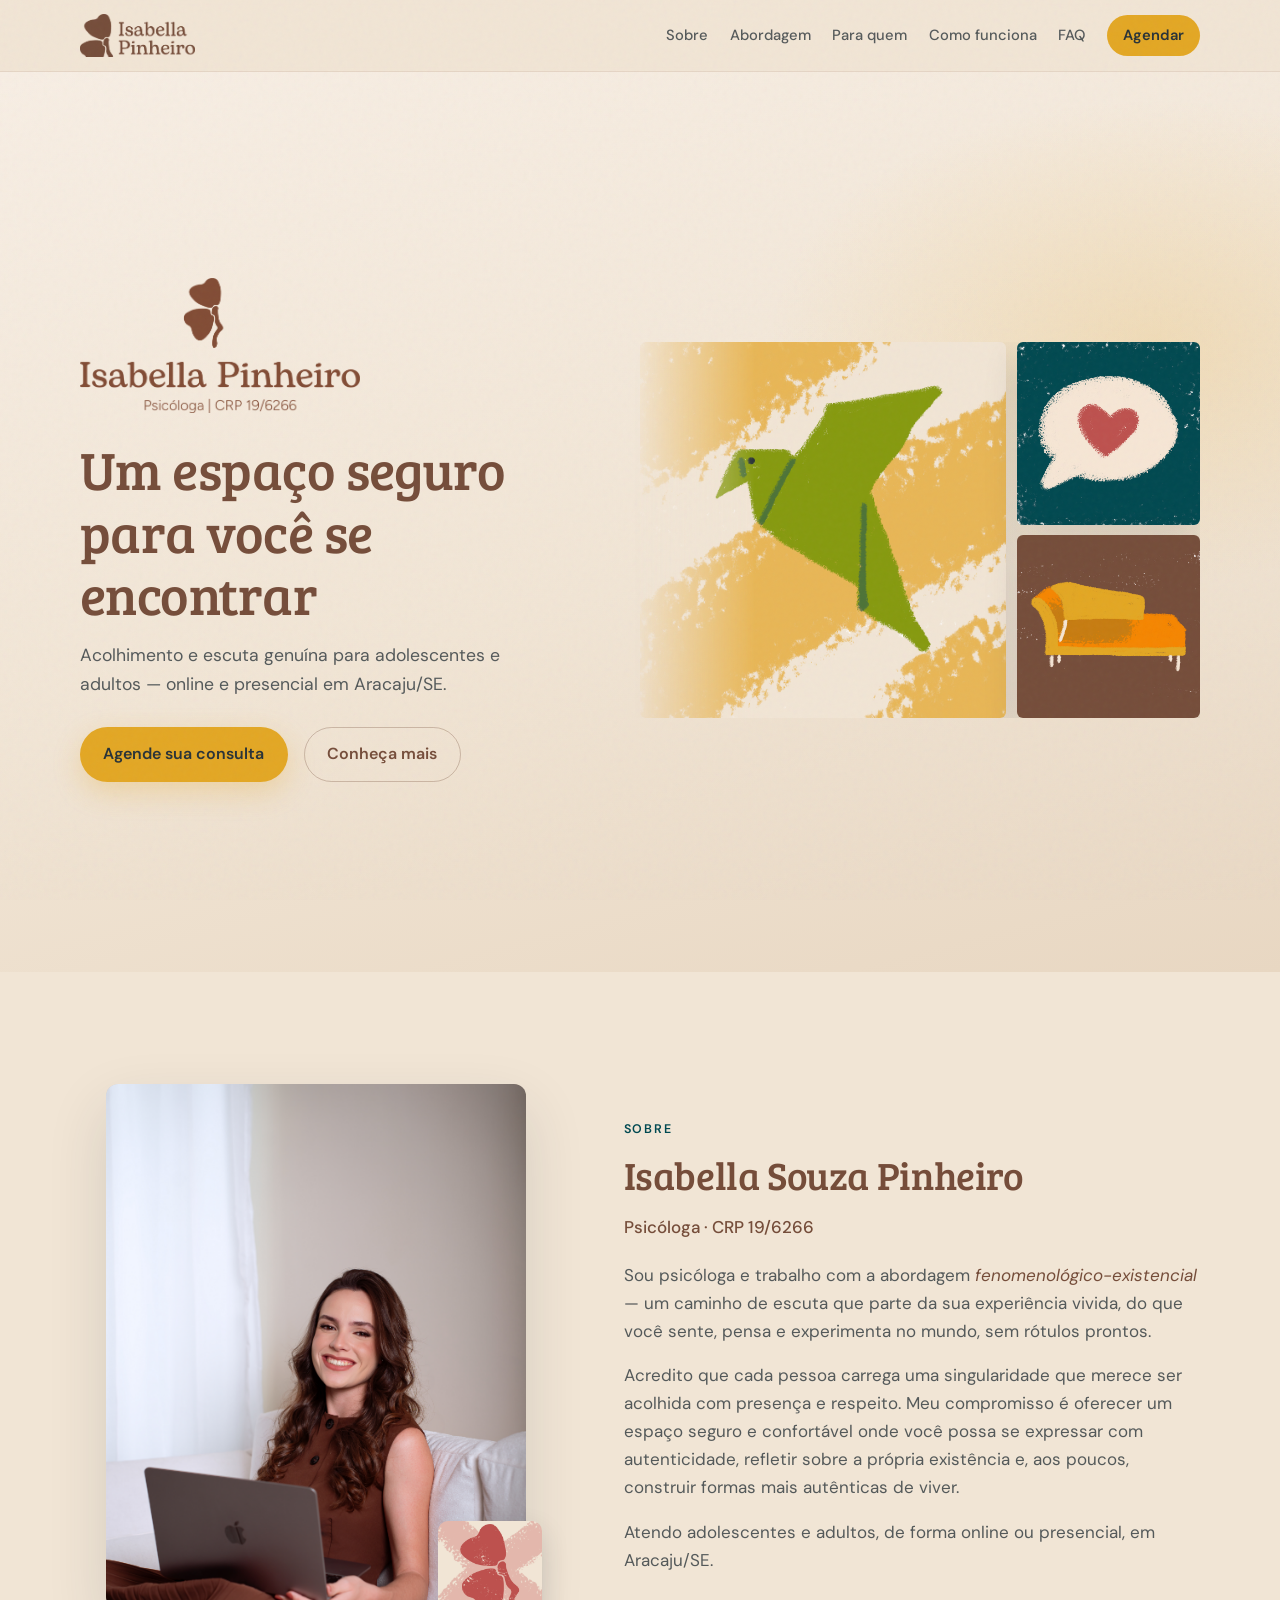
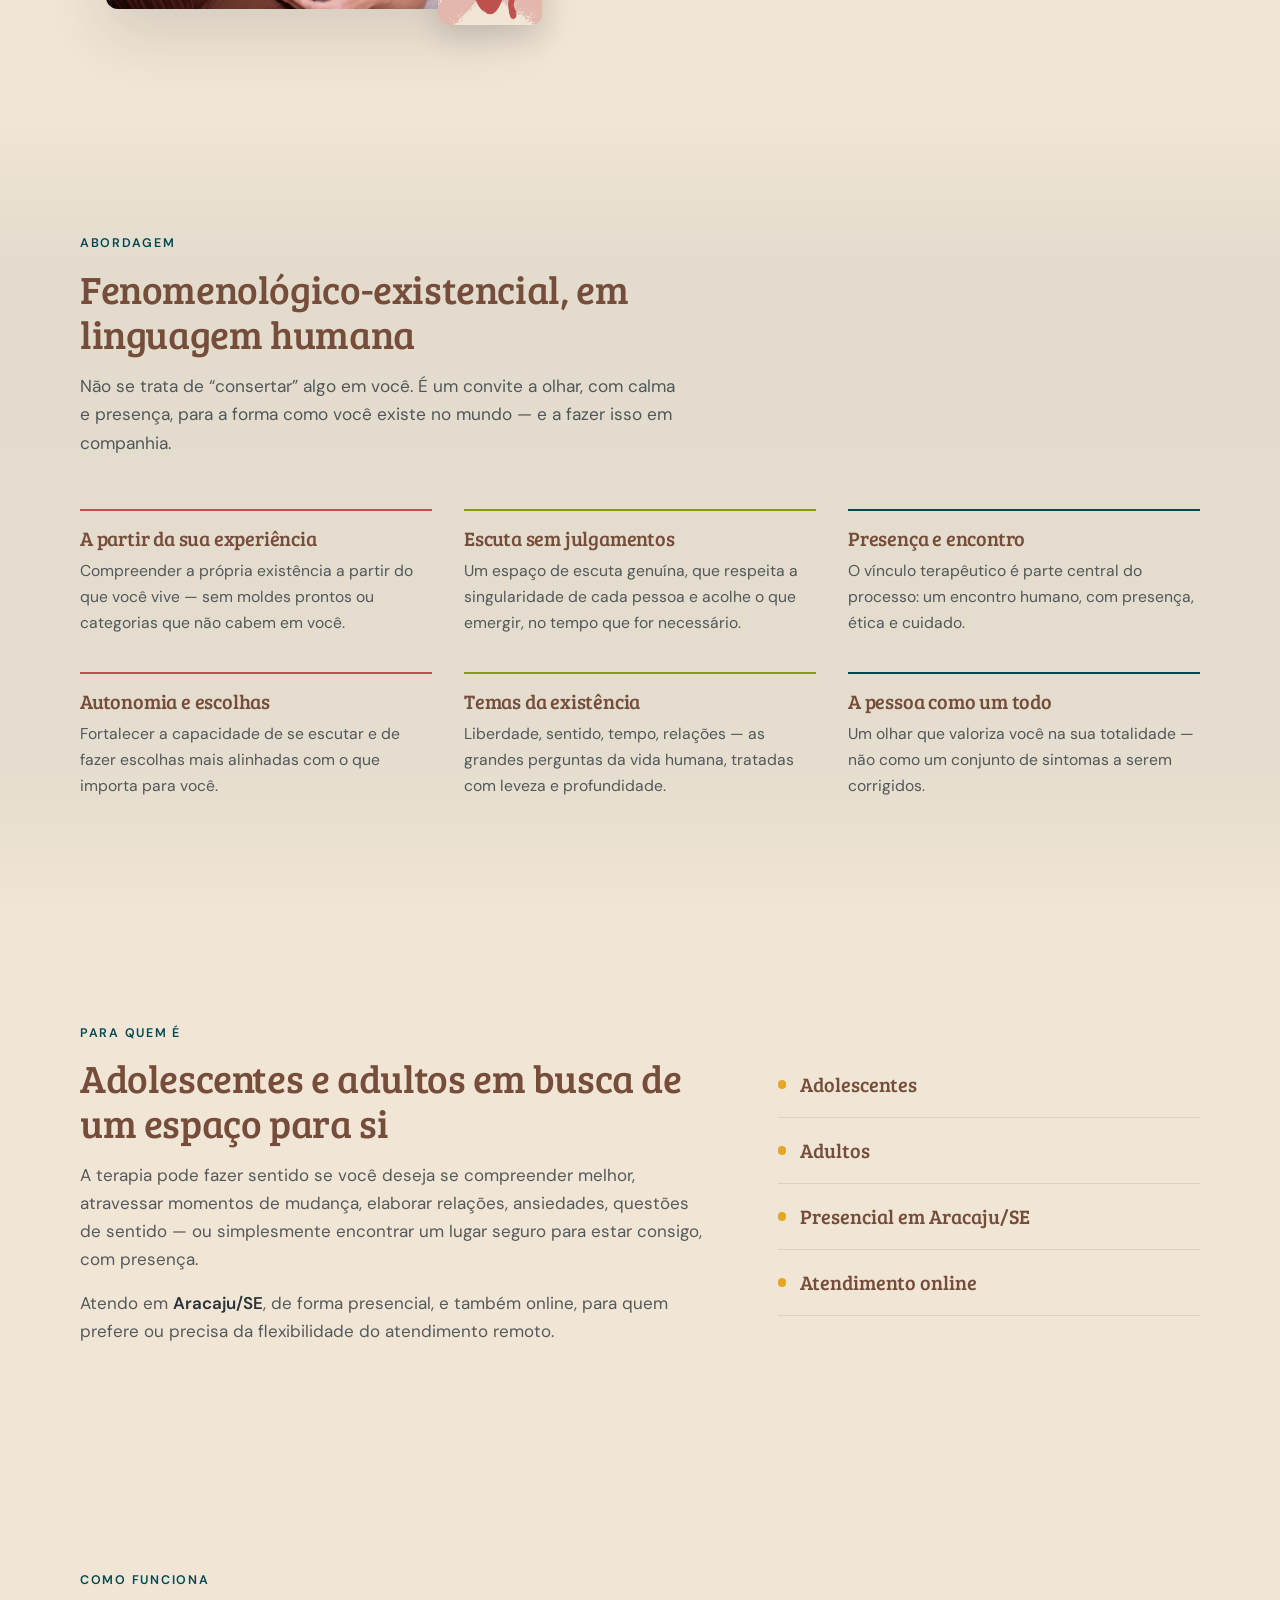
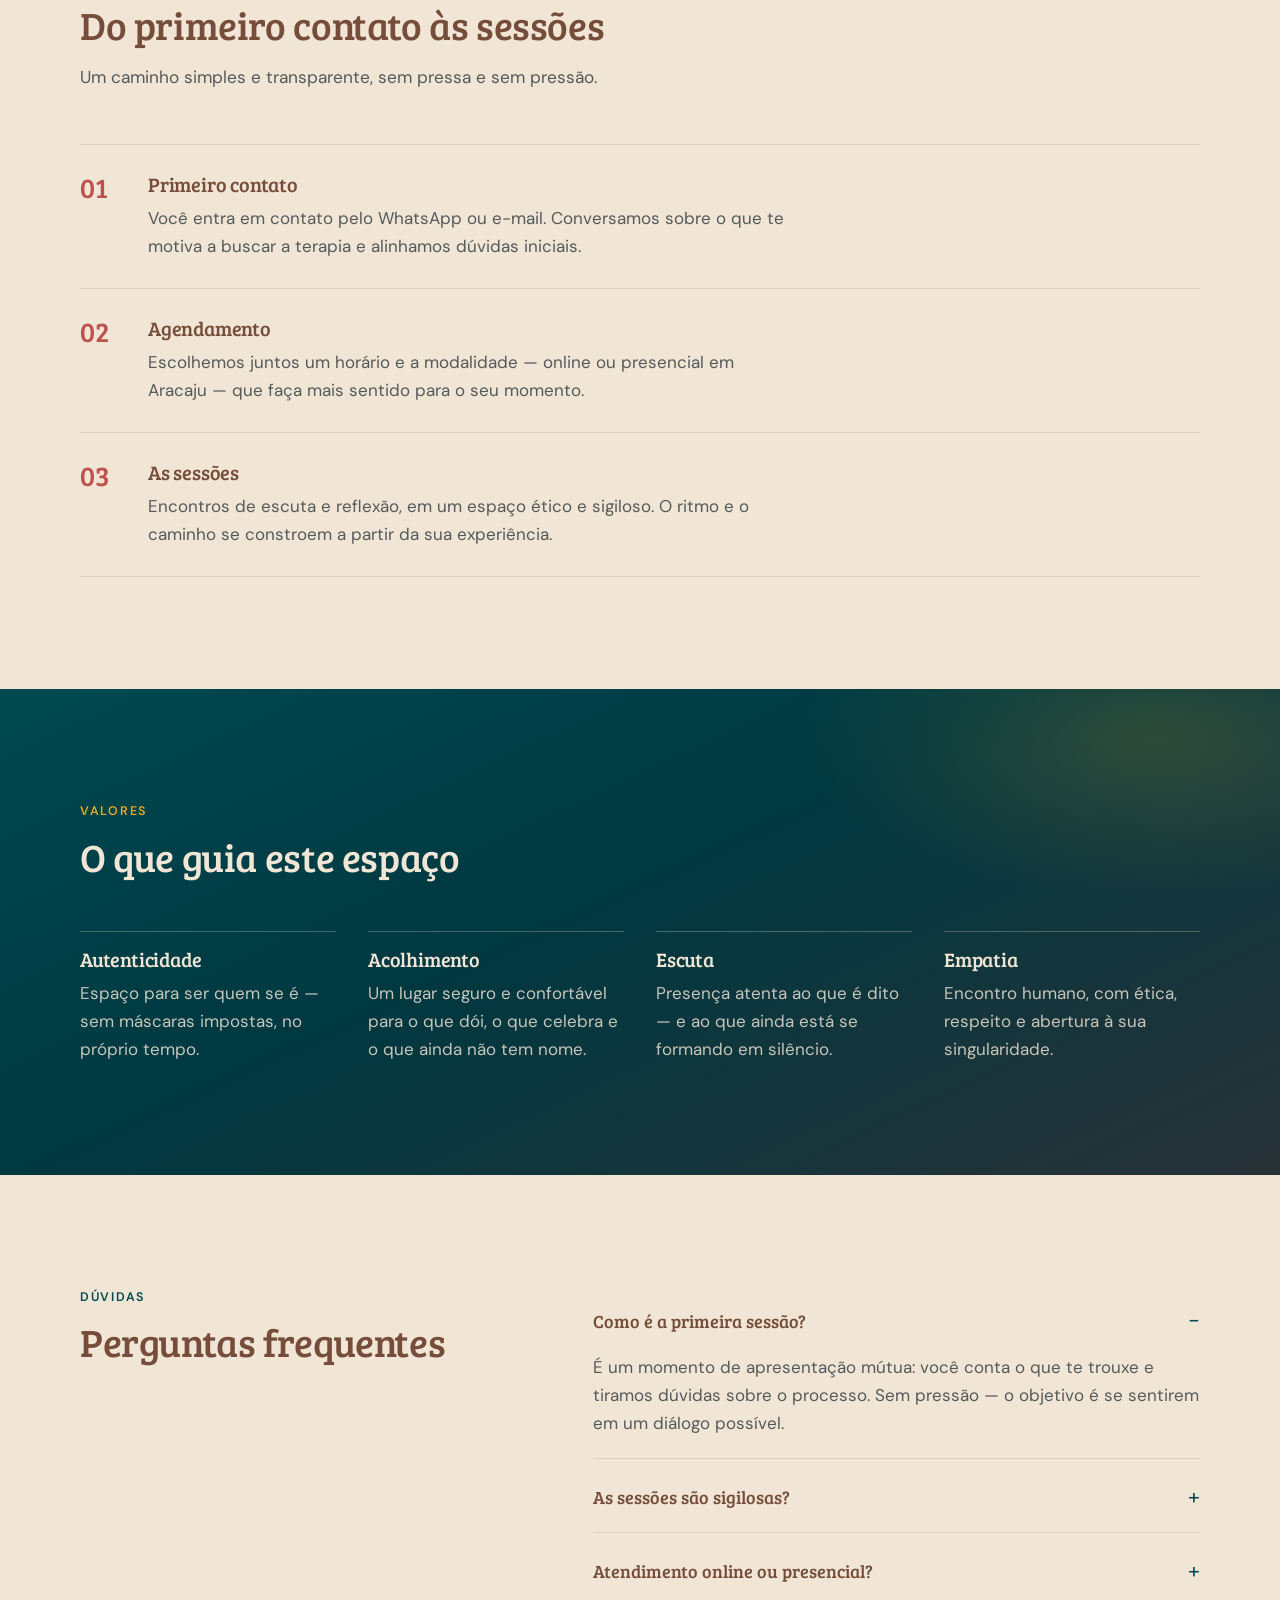
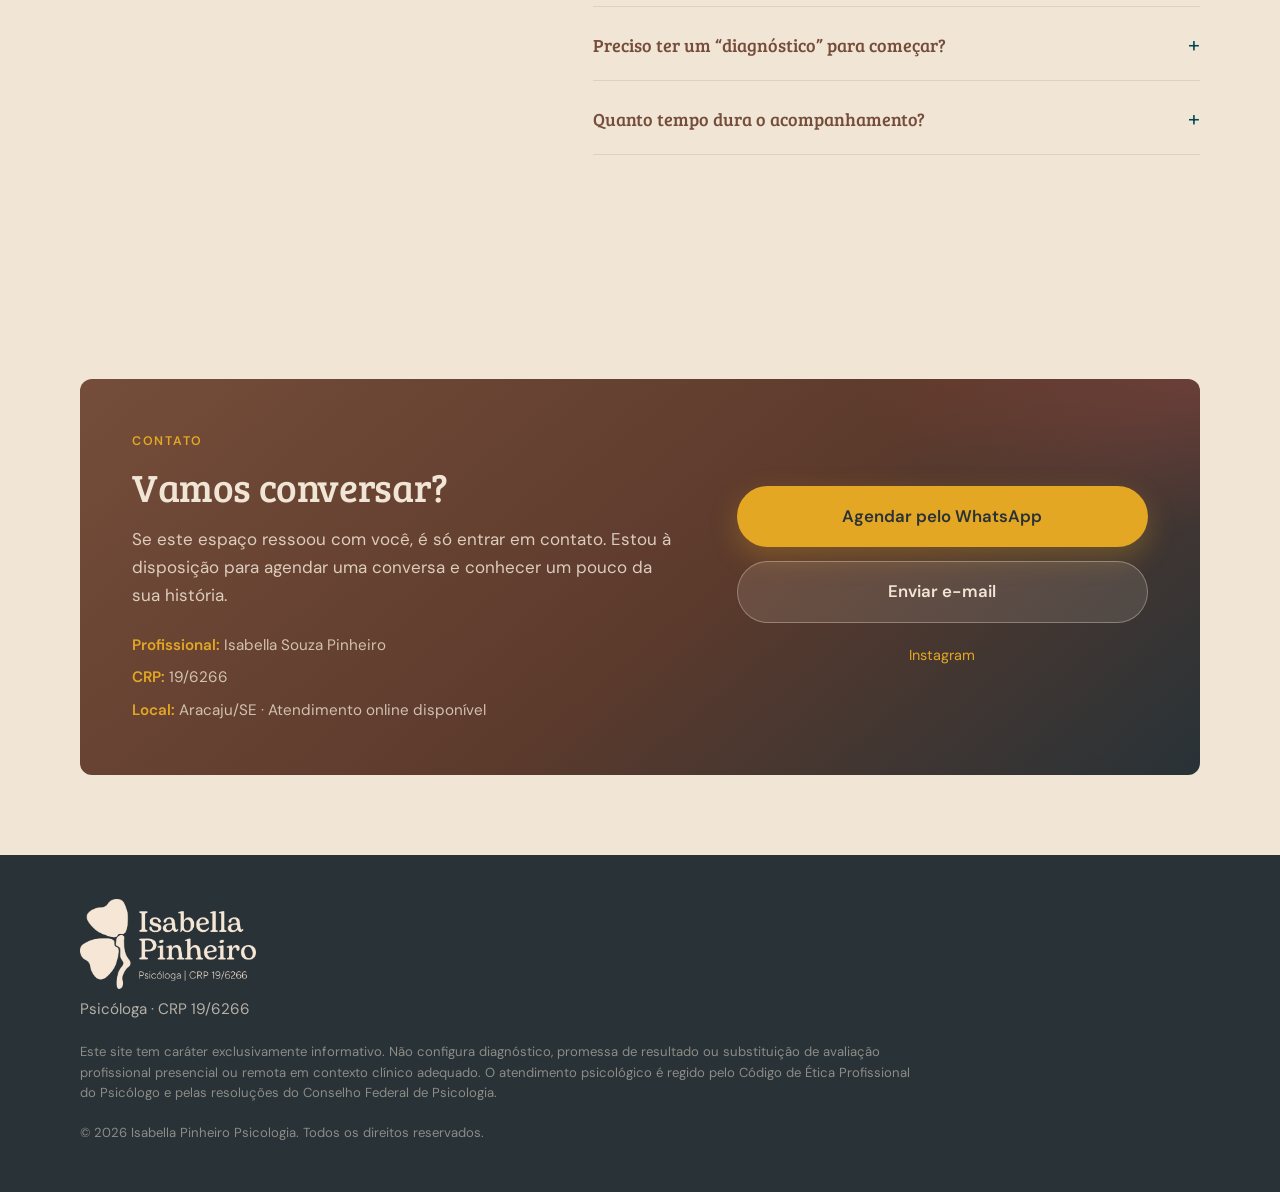
<file: index.html>
<!DOCTYPE html>
<html lang="pt-BR">
<head>
  <meta charset="UTF-8" />
  <meta name="viewport" content="width=device-width, initial-scale=1.0" />
  <meta name="description" content="Isabella Souza Pinheiro — Psicóloga (CRP 19/6266). Abordagem fenomenológico-existencial. Atendimento online e presencial em Aracaju/SE para adolescentes e adultos." />
  <title>Isabella Pinheiro Psicologia</title>
  <link rel="preconnect" href="https://fonts.googleapis.com" />
  <link rel="preconnect" href="https://fonts.gstatic.com" crossorigin />
  <link href="https://fonts.googleapis.com/css2?family=Bree+Serif&family=DM+Sans:ital,opsz,wght@0,9..40,400;0,9..40,500;0,9..40,600;1,9..40,400&display=swap" rel="stylesheet" />
  <link rel="stylesheet" href="styles.css" />
</head>
<body>
  <a class="skip-link" href="#conteudo">Ir para o conteúdo</a>

  <header class="site-header" id="topo">
    <div class="header-inner">
      <a class="logo" href="#topo" aria-label="Isabella Pinheiro Psicologia — início">
        <img src="assets/logo/horizontal-marrom-nav.png" alt="" width="200" height="74" />
      </a>
      <nav class="nav" id="nav" aria-label="Principal">
        <a href="#sobre">Sobre</a>
        <a href="#abordagem">Abordagem </a>
        <a href="#para-quem">Para quem</a>
        <a href="#como-funciona">Como funciona</a>
        <a href="#faq">FAQ</a>
        <a href="#contato" class="nav-cta">Agendar</a>
      </nav>
      <button class="nav-toggle" id="nav-toggle" type="button" aria-expanded="false" aria-controls="nav" aria-label="Abrir menu">
        <span></span><span></span>
      </button>
    </div>
  </header>

  <main id="conteudo">
    <section class="hero" aria-labelledby="hero-title">
      <div class="hero-stage">
        <div class="hero-copy">
          <p class="hero-kicker">Isabella Pinheiro · CRP 19/6266</p>
          <img
            class="hero-brand"
            src="assets/logo/vertical-marrom.png"
            alt="Isabella Pinheiro — Psicóloga | CRP 19/6266"
            width="320"
            height="155"
          />
          <h1 id="hero-title">Um espaço seguro para você se encontrar</h1>
          <p class="hero-lead">Acolhimento e escuta genuína para adolescentes e adultos — online e presencial em Aracaju/SE.</p>
          <div class="hero-actions">
            <a class="btn btn-primary" href="https://wa.me/5579920019536?text=Ol%C3%A1%2C%20gostaria%20de%20agendar%20uma%20consulta." target="_blank" rel="noopener noreferrer">
              Agende sua consulta
            </a>
            <a class="btn btn-ghost" href="#sobre">Conheça mais</a>
          </div>
        </div>
        <div class="hero-art" aria-hidden="true">
          <div class="hero-mosaic">
            <img class="art art-bird" src="assets/illustrations/passaro.png" alt="" width="420" height="420" />
            <img class="art art-heart" src="assets/illustrations/coracao.png" alt="" width="200" height="200" />
            <img class="art art-diva" src="assets/illustrations/diva.png" alt="" width="200" height="200" />
          </div>
        </div>
      </div>
    </section>

    <section class="section about" id="sobre" aria-labelledby="sobre-title">
      <div class="container about-grid">
        <div class="about-visual reveal" aria-hidden="true">
          <div class="portrait-frame">
            <img
              class="portrait-photo"
              src="DSC08307-Editar.jpg"
              alt="Isabella Souza Pinheiro, psicóloga, sorrindo e sentada com notebook no colo"
              width="800"
              height="1000"
              loading="lazy"
              decoding="async"
            />
          </div>
          <img class="about-mark" src="assets/illustrations/simbolo.png" alt="" width="120" height="120" loading="lazy" />
        </div>
        <div class="about-copy reveal">
          <p class="eyebrow">Sobre</p>
          <h2 id="sobre-title">Isabella Souza Pinheiro</h2>
          <p class="crp-line">Psicóloga · CRP 19/6266</p>
          <p>
            Sou psicóloga e trabalho com a abordagem <em>fenomenológico-existencial</em> —
            um caminho de escuta que parte da sua experiência vivida, do que você sente, pensa e
            experimenta no mundo, sem rótulos prontos.
          </p>
          <p>
            Acredito que cada pessoa carrega uma singularidade que merece ser acolhida com
            presença e respeito. Meu compromisso é oferecer um espaço seguro e confortável onde
            você possa se expressar com autenticidade, refletir sobre a própria existência e,
            aos poucos, construir formas mais autênticas de viver.
          </p>
          <p>
            Atendo adolescentes e adultos, de forma online ou presencial, em Aracaju/SE.
          </p>
        </div>
      </div>
    </section>

    <section class="section approach" id="abordagem" aria-labelledby="abordagem-title">
      <div class="container">
        <header class="section-header reveal">
          <p class="eyebrow">Abordagem</p>
          <h2 id="abordagem-title">Fenomenológico-existencial, em linguagem humana</h2>
          <p class="section-lead">
            Não se trata de “consertar” algo em você. É um convite a olhar, com calma e presença,
            para a forma como você existe no mundo — e a fazer isso em companhia.
          </p>
        </header>
        <div class="axis-list">
          <article class="axis reveal">
            <h3>A partir da sua experiência</h3>
            <p>Compreender a própria existência a partir do que você vive — sem moldes prontos ou categorias que não cabem em você.</p>
          </article>
          <article class="axis reveal">
            <h3>Escuta sem julgamentos</h3>
            <p>Um espaço de escuta genuína, que respeita a singularidade de cada pessoa e acolhe o que emergir, no tempo que for necessário.</p>
          </article>
          <article class="axis reveal">
            <h3>Presença e encontro</h3>
            <p>O vínculo terapêutico é parte central do processo: um encontro humano, com presença, ética e cuidado.</p>
          </article>
          <article class="axis reveal">
            <h3>Autonomia e escolhas</h3>
            <p>Fortalecer a capacidade de se escutar e de fazer escolhas mais alinhadas com o que importa para você.</p>
          </article>
          <article class="axis reveal">
            <h3>Temas da existência</h3>
            <p>Liberdade, sentido, tempo, relações — as grandes perguntas da vida humana, tratadas com leveza e profundidade.</p>
          </article>
          <article class="axis reveal">
            <h3>A pessoa como um todo</h3>
            <p>Um olhar que valoriza você na sua totalidade — não como um conjunto de sintomas a serem corrigidos.</p>
          </article>
        </div>
      </div>
    </section>

    <section class="section audience" id="para-quem" aria-labelledby="para-quem-title">
      <div class="container audience-grid">
        <div class="audience-copy reveal">
          <p class="eyebrow">Para quem é</p>
          <h2 id="para-quem-title">Adolescentes e adultos em busca de um espaço para si</h2>
          <p>
            A terapia pode fazer sentido se você deseja se compreender melhor, atravessar
            momentos de mudança, elaborar relações, ansiedades, questões de sentido — ou
            simplesmente encontrar um lugar seguro para estar consigo, com presença.
          </p>
          <p>
            Atendo em <strong>Aracaju/SE</strong>, de forma presencial, e também online,
            para quem prefere ou precisa da flexibilidade do atendimento remoto.
          </p>
        </div>
        <ul class="audience-tags reveal" aria-label="Públicos e modalidades">
          <li>Adolescentes</li>
          <li>Adultos</li>
          <li>Presencial em Aracaju/SE</li>
          <li>Atendimento online</li>
        </ul>
      </div>
    </section>

    <section class="section process" id="como-funciona" aria-labelledby="processo-title">
      <div class="container">
        <header class="section-header reveal">
          <p class="eyebrow">Como funciona</p>
          <h2 id="processo-title">Do primeiro contato às sessões</h2>
          <p class="section-lead">Um caminho simples e transparente, sem pressa e sem pressão.</p>
        </header>
        <ol class="steps">
          <li class="step reveal">
            <span class="step-num">01</span>
            <div>
              <h3>Primeiro contato</h3>
              <p>Você entra em contato pelo WhatsApp ou e-mail. Conversamos sobre o que te motiva a buscar a terapia e alinhamos dúvidas iniciais.</p>
            </div>
          </li>
          <li class="step reveal">
            <span class="step-num">02</span>
            <div>
              <h3>Agendamento</h3>
              <p>Escolhemos juntos um horário e a modalidade — online ou presencial em Aracaju — que faça mais sentido para o seu momento.</p>
            </div>
          </li>
          <li class="step reveal">
            <span class="step-num">03</span>
            <div>
              <h3>As sessões</h3>
              <p>Encontros de escuta e reflexão, em um espaço ético e sigiloso. O ritmo e o caminho se constroem a partir da sua experiência.</p>
            </div>
          </li>
        </ol>
      </div>
    </section>

    <section class="section values" id="valores" aria-labelledby="valores-title">
      <div class="container">
        <header class="section-header reveal">
          <p class="eyebrow">Valores</p>
          <h2 id="valores-title">O que guia este espaço</h2>
        </header>
        <div class="values-row">
          <article class="value reveal">
            <h3>Autenticidade</h3>
            <p>Espaço para ser quem se é — sem máscaras impostas, no próprio tempo.</p>
          </article>
          <article class="value reveal">
            <h3>Acolhimento</h3>
            <p>Um lugar seguro e confortável para o que dói, o que celebra e o que ainda não tem nome.</p>
          </article>
          <article class="value reveal">
            <h3>Escuta</h3>
            <p>Presença atenta ao que é dito — e ao que ainda está se formando em silêncio.</p>
          </article>
          <article class="value reveal">
            <h3>Empatia</h3>
            <p>Encontro humano, com ética, respeito e abertura à sua singularidade.</p>
          </article>
        </div>
      </div>
    </section>

    <section class="section faq" id="faq" aria-labelledby="faq-title">
      <div class="container faq-grid">
        <header class="section-header reveal">
          <p class="eyebrow">Dúvidas</p>
          <h2 id="faq-title">Perguntas frequentes</h2>
        </header>
        <div class="faq-list reveal">
          <details class="faq-item" open>
            <summary>Como é a primeira sessão?</summary>
            <p>É um momento de apresentação mútua: você conta o que te trouxe e tiramos dúvidas sobre o processo. Sem pressão — o objetivo é se sentirem em um diálogo possível.</p>
          </details>
          <details class="faq-item">
            <summary>As sessões são sigilosas?</summary>
            <p>Sim. O sigilo profissional é um princípio ético fundamental da psicologia. Tudo o que é compartilhado nas sessões é tratado com confidencialidade, conforme o Código de Ética do Psicólogo.</p>
          </details>
          <details class="faq-item">
            <summary>Atendimento online ou presencial?</summary>
            <p>Ambos. O presencial acontece em Aracaju/SE; o online permite atender com a mesma ética e cuidado, com flexibilidade de localização e rotina.</p>
          </details>
          <details class="faq-item">
            <summary>Preciso ter um “diagnóstico” para começar?</summary>
            <p>Não. Você pode buscar a terapia por curiosidade sobre si, por um momento de transição, por sofrimento ou simplesmente pelo desejo de se escutar melhor — sem necessidade de rótulos prévios.</p>
          </details>
          <details class="faq-item">
            <summary>Quanto tempo dura o acompanhamento?</summary>
            <p>O tempo é singular. Cada processo tem seu ritmo. Conversamos ao longo do caminho sobre o que faz sentido para você, sem promessas de prazos ou resultados definidos.</p>
          </details>
        </div>
      </div>
    </section>

    <section class="section contact" id="contato" aria-labelledby="contato-title">
      <div class="container contact-panel reveal">
        <div class="contact-copy">
          <p class="eyebrow light">Contato</p>
          <h2 id="contato-title">Vamos conversar?</h2>
          <p>
            Se este espaço ressoou com você, é só entrar em contato.
            Estou à disposição para agendar uma conversa e conhecer um pouco da sua história.
          </p>
          <ul class="contact-meta">
            <li><strong>Profissional:</strong> Isabella Souza Pinheiro</li>
            <li><strong>CRP:</strong> 19/6266</li>
            <li><strong>Local:</strong> Aracaju/SE · Atendimento online disponível</li>
          </ul>
        </div>
        <div class="contact-actions">
          <a class="btn btn-primary btn-lg" href="https://wa.me/5579920019536?text=Ol%C3%A1%2C%20gostaria%20de%20agendar%20uma%20consulta." target="_blank" rel="noopener noreferrer">
            Agendar pelo WhatsApp
          </a>
          <a class="btn btn-soft btn-lg" href="mailto:contato@isabellapinheiro.psi.br">
            Enviar e-mail
          </a>
          <div class="socials">
            <a href="https://instagram.com/" target="_blank" rel="noopener noreferrer" aria-label="Instagram">Instagram</a>
          </div>
        </div>
      </div>
    </section>
  </main>

  <footer class="site-footer">
    <div class="container footer-inner">
      <div class="footer-brand">
        <img class="footer-logo" src="assets/logo/horizontal-bege.png" alt="Isabella Pinheiro" width="180" height="93" loading="lazy" />
        <p class="footer-crp">Psicóloga · CRP 19/6266</p>
      </div>
      <p class="footer-disclaimer">
        Este site tem caráter exclusivamente informativo. Não configura diagnóstico,
        promessa de resultado ou substituição de avaliação profissional presencial ou remota
        em contexto clínico adequado. O atendimento psicológico é regido pelo Código de Ética
        Profissional do Psicólogo e pelas resoluções do Conselho Federal de Psicologia.
      </p>
      <p class="footer-copy">© <span id="year"></span> Isabella Pinheiro Psicologia. Todos os direitos reservados.</p>
    </div>
  </footer>

  <script src="script.js"></script>
</body>
</html>
</file>
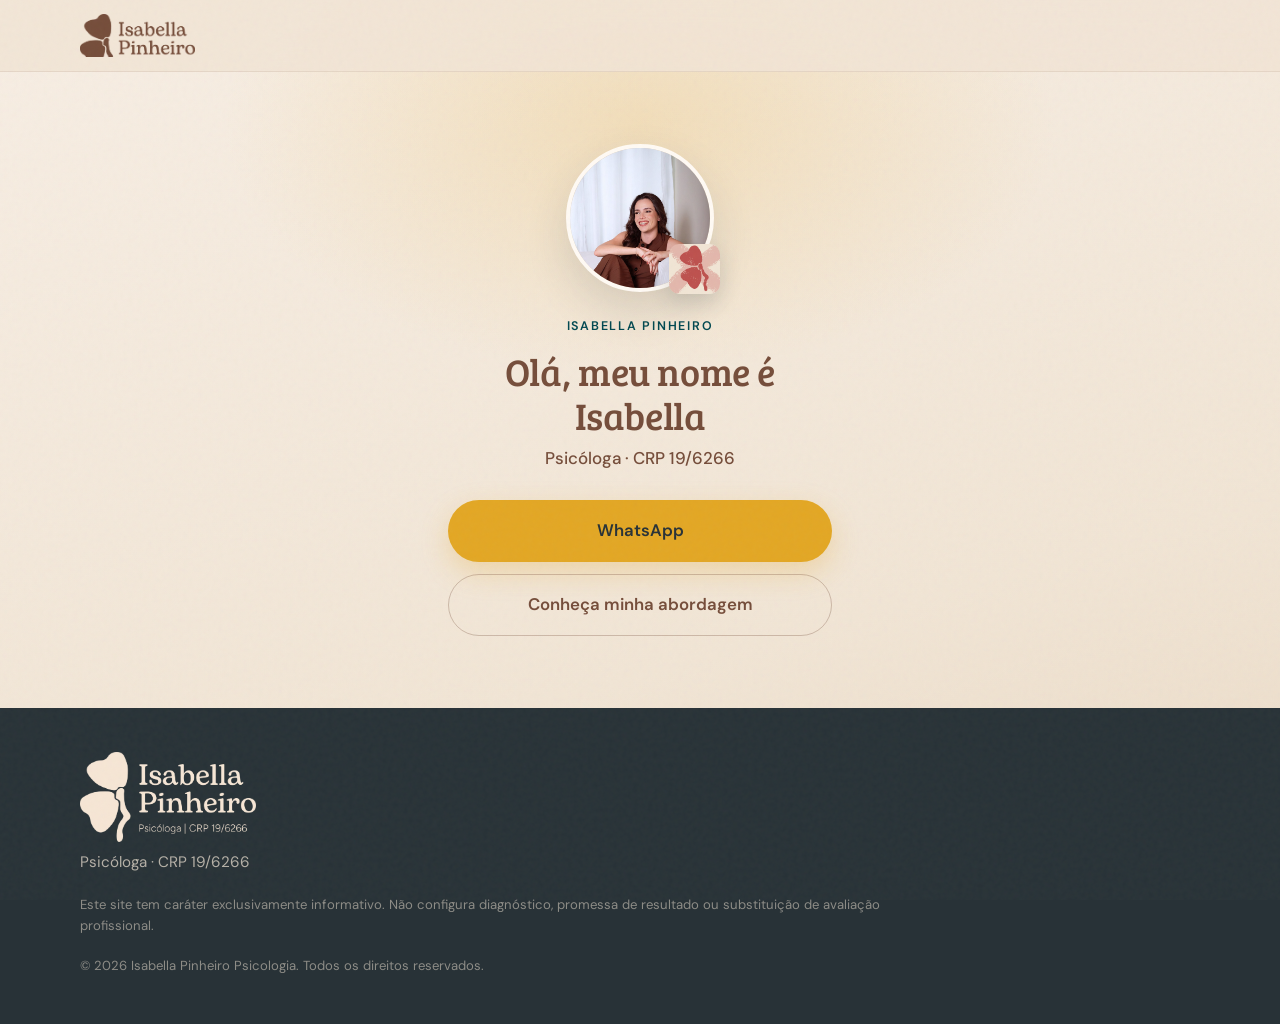
<file: bio/index.html>
<!DOCTYPE html>
<html lang="pt-BR">
<head>
  <meta charset="UTF-8" />
  <meta name="viewport" content="width=device-width, initial-scale=1.0" />
  <meta name="description" content="Isabella Souza Pinheiro — Psicóloga (CRP 19/6266). Links para WhatsApp e para conhecer a abordagem." />
  <title>Isabella Pinheiro · Bio</title>
  <link rel="preconnect" href="https://fonts.googleapis.com" />
  <link rel="preconnect" href="https://fonts.gstatic.com" crossorigin />
  <link href="https://fonts.googleapis.com/css2?family=Bree+Serif&family=DM+Sans:ital,opsz,wght@0,9..40,400;0,9..40,500;0,9..40,600;1,9..40,400&display=swap" rel="stylesheet" />
  <link rel="stylesheet" href="/styles.css" />
</head>
<body class="bio-page">
  <a class="skip-link" href="#conteudo">Ir para o conteúdo</a>

  <header class="site-header" id="topo">
    <div class="header-inner">
      <a class="logo" href="/" aria-label="Isabella Pinheiro Psicologia — início">
        <img src="/assets/logo/horizontal-marrom-nav.png" alt="" width="200" height="74" />
      </a>
    </div>
  </header>

  <main id="conteudo" class="bio">
    <div class="bio-panel">
      <div class="bio-avatar">
        <img
          class="bio-portrait"
          src="/PHOTO-2026-10-06-13-05-35.jpg"
          alt="Isabella Souza Pinheiro, psicóloga"
          width="1066"
          height="1600"
        />
        <img class="bio-mark" src="/assets/illustrations/simbolo.png" alt="" width="120" height="120" />
      </div>

      <p class="eyebrow">Isabella Pinheiro</p>
      <h1>Olá, meu nome é Isabella</h1>
      <p class="crp-line">Psicóloga · CRP 19/6266</p>

      <nav class="bio-links" aria-label="Links">
        <a class="btn btn-primary btn-lg" href="https://wa.me/5579920019536?text=Ol%C3%A1%2C%20gostaria%20de%20agendar%20uma%20consulta." target="_blank" rel="noopener noreferrer">
          WhatsApp
        </a>
        <a class="btn btn-ghost btn-lg" href="/#abordagem">
          Conheça minha abordagem
        </a>
      </nav>
    </div>
  </main>

  <footer class="site-footer">
    <div class="container footer-inner">
      <div class="footer-brand">
        <img class="footer-logo" src="/assets/logo/horizontal-bege.png" alt="Isabella Pinheiro" width="180" height="93" />
        <p class="footer-crp">Psicóloga · CRP 19/6266</p>
      </div>
      <p class="footer-disclaimer">
        Este site tem caráter exclusivamente informativo. Não configura diagnóstico,
        promessa de resultado ou substituição de avaliação profissional.
      </p>
      <p class="footer-copy">© <span id="year"></span> Isabella Pinheiro Psicologia. Todos os direitos reservados.</p>
    </div>
  </footer>

  <script src="/script.js"></script>
</body>
</html>
</file>
<file: styles.css>
/* ===== Brand tokens (mocks/4_CORES) ===== */
:root {
  --cream: #f1e5d5;
  --cream-soft: #f7eee4;
  --brown: #754d3a;
  --mustard: #e3a724;
  --teal: #004951;
  --navy: #05316a;
  --ochre: #a8751d;
  --olive: #879b11;
  --terracotta: #bd514e;
  --charcoal: #283237;

  --ink: #283237;
  --ink-soft: rgba(40, 50, 55, 0.78);
  --ink-faint: rgba(40, 50, 55, 0.55);
  --white: #fffaf4;

  --space-xs: 0.5rem;
  --space-sm: 0.75rem;
  --space-md: 1rem;
  --space-lg: 1.5rem;
  --space-xl: 2rem;
  --space-2xl: 3rem;
  --space-3xl: 4rem;
  --page: clamp(1.25rem, 4vw, 2.5rem);
  --max: 1120px;
  --header-h: 4.5rem;
  --radius: 4px;
  --radius-lg: 12px;

  --font-display: "Bree Serif", Georgia, serif;
  --font-body: "DM Sans", system-ui, sans-serif;
  --ease: cubic-bezier(0.22, 1, 0.36, 1);
}

*,
*::before,
*::after {
  box-sizing: border-box;
}

html {
  scroll-behavior: smooth;
}

body {
  margin: 0;
  font-family: var(--font-body);
  font-size: 1.0625rem;
  line-height: 1.65;
  color: var(--ink);
  background: var(--cream);
  -webkit-font-smoothing: antialiased;
  overflow-x: clip;
}

body::before {
  content: "";
  position: fixed;
  inset: 0;
  pointer-events: none;
  z-index: 1000;
  opacity: 0.035;
  background-image: url("data:image/svg+xml,%3Csvg viewBox='0 0 200 200' xmlns='http://www.w3.org/2000/svg'%3E%3Cfilter id='n'%3E%3CfeTurbulence type='fractalNoise' baseFrequency='0.9' numOctaves='3' stitchTiles='stitch'/%3E%3C/filter%3E%3Crect width='100%25' height='100%25' filter='url(%23n)'/%3E%3C/svg%3E");
}

img,
svg {
  display: block;
  max-width: 100%;
}

a {
  color: inherit;
}

h1,
h2,
h3 {
  font-family: var(--font-display);
  font-weight: 400;
  line-height: 1.15;
  letter-spacing: -0.01em;
  color: var(--brown);
}

h1 {
  font-size: clamp(2.2rem, 5.5vw, 3.4rem);
  margin: 0 0 1rem;
}

h2 {
  font-size: clamp(1.75rem, 3.8vw, 2.45rem);
  margin: 0 0 1rem;
}

h3 {
  font-size: 1.25rem;
  margin: 0 0 0.5rem;
}

p {
  margin: 0 0 1rem;
  color: var(--ink-soft);
}

p:last-child {
  margin-bottom: 0;
}

em {
  font-style: italic;
  color: var(--brown);
}

strong {
  font-weight: 600;
  color: var(--charcoal);
}

.skip-link {
  position: absolute;
  left: 1rem;
  top: -100px;
  z-index: 2000;
  background: var(--teal);
  color: var(--cream);
  padding: 0.6rem 1rem;
  text-decoration: none;
  border-radius: var(--radius);
}

.skip-link:focus {
  top: 1rem;
}

.container {
  width: min(100% - 2 * var(--page), var(--max));
  margin-inline: auto;
}

/* ===== Header ===== */
.site-header {
  position: sticky;
  top: 0;
  z-index: 100;
  height: var(--header-h);
  backdrop-filter: blur(14px);
  background: rgba(241, 229, 213, 0.86);
  border-bottom: 1px solid rgba(117, 77, 58, 0.1);
  transition: background 0.3s var(--ease), box-shadow 0.3s var(--ease);
}

.site-header.is-scrolled {
  background: rgba(241, 229, 213, 0.95);
  box-shadow: 0 10px 28px rgba(40, 50, 55, 0.06);
}

.header-inner {
  width: min(100% - 2 * var(--page), var(--max));
  margin-inline: auto;
  height: 100%;
  display: flex;
  align-items: center;
  justify-content: space-between;
  gap: 1rem;
}

.logo {
  display: inline-flex;
  align-items: center;
  text-decoration: none;
  flex-shrink: 0;
}

.logo img {
  height: 2.65rem;
  width: auto;
}

.nav {
  display: flex;
  align-items: center;
  gap: 0.15rem 1.35rem;
}

.nav a {
  text-decoration: none;
  font-size: 0.92rem;
  font-weight: 500;
  color: var(--ink-soft);
  transition: color 0.2s;
}

.nav a:hover {
  color: var(--brown);
}

.nav-cta {
  display: inline-flex;
  align-items: center;
  padding: 0.5rem 1rem;
  background: var(--mustard);
  color: var(--charcoal) !important;
  border-radius: 999px;
  font-weight: 600 !important;
}

.nav-cta:hover {
  background: #ebc04a;
}

.nav-toggle {
  display: none;
  width: 2.75rem;
  height: 2.75rem;
  border: 0;
  background: transparent;
  cursor: pointer;
  padding: 0.55rem;
  flex-direction: column;
  justify-content: center;
  gap: 6px;
}

.nav-toggle span {
  display: block;
  height: 2px;
  width: 100%;
  background: var(--brown);
  transition: transform 0.3s var(--ease), opacity 0.2s;
}

.nav-toggle[aria-expanded="true"] span:first-child {
  transform: translateY(4px) rotate(45deg);
}

.nav-toggle[aria-expanded="true"] span:last-child {
  transform: translateY(-4px) rotate(-45deg);
}

/* ===== Buttons ===== */
.btn {
  display: inline-flex;
  align-items: center;
  justify-content: center;
  gap: 0.5rem;
  min-height: 2.75rem;
  padding: 0.85rem 1.4rem;
  font-family: var(--font-body);
  font-size: 1rem;
  font-weight: 600;
  text-decoration: none;
  border-radius: 999px;
  border: 1.5px solid transparent;
  transition: transform 0.25s var(--ease), background 0.2s, border-color 0.2s, box-shadow 0.25s;
  cursor: pointer;
}

.btn:hover {
  transform: translateY(-2px);
}

.btn:active {
  transform: translateY(0);
}

.btn:focus-visible {
  outline: 2px solid var(--teal);
  outline-offset: 3px;
}

.btn-primary {
  background: var(--mustard);
  color: var(--charcoal);
  box-shadow: 0 10px 28px rgba(227, 167, 36, 0.28);
}

.btn-primary:hover {
  background: #ebc04a;
}

.btn-ghost {
  background: transparent;
  border-color: rgba(117, 77, 58, 0.3);
  color: var(--brown);
}

.btn-ghost:hover {
  border-color: var(--brown);
  background: rgba(255, 250, 244, 0.55);
}

.btn-soft {
  background: rgba(241, 229, 213, 0.12);
  border-color: rgba(241, 229, 213, 0.35);
  color: var(--cream);
}

.btn-soft:hover {
  background: rgba(241, 229, 213, 0.22);
}

.btn-lg {
  padding: 1rem 1.65rem;
  font-size: 1.05rem;
}

/* ===== Hero ===== */
.hero {
  position: relative;
  overflow: hidden;
  isolation: isolate;
  min-height: min(100svh, 900px);
  min-height: min(100vh, 900px);
  background:
    radial-gradient(ellipse 50% 45% at 90% 30%, rgba(227, 167, 36, 0.18), transparent 60%),
    linear-gradient(165deg, var(--cream-soft) 0%, var(--cream) 55%, #e8d7c2 100%);
}

.hero-stage {
  width: min(100% - 2 * var(--page), var(--max));
  margin: 0 auto;
  min-height: inherit;
  display: grid;
  grid-template-columns: minmax(0, 0.95fr) minmax(0, 1.05fr);
  gap: clamp(1rem, 3vw, 2rem);
  align-items: center;
  padding: calc(var(--header-h) + 1.5rem) 0 clamp(3rem, 8vw, 5rem);
}

.hero-copy {
  position: relative;
  z-index: 2;
  max-width: 32rem;
  animation: hero-enter 1s var(--ease) both;
}

.hero-kicker {
  display: none;
  font-size: 0.82rem;
  font-weight: 600;
  letter-spacing: 0.04em;
  color: var(--teal);
  margin: 0 0 0.85rem;
}

.hero-brand {
  width: min(100%, 280px);
  height: auto;
  margin-bottom: 1.5rem;
}

.hero-lead {
  font-size: 1.1rem;
  max-width: 28rem;
  margin-bottom: 1.75rem;
}

.hero-actions {
  display: flex;
  flex-wrap: wrap;
  gap: 0.75rem 1rem;
}

.hero-art {
  position: relative;
  z-index: 1;
  animation: hero-enter 1.15s var(--ease) 0.12s both;
  /* Fade à esquerda: texto respira */
  -webkit-mask-image: linear-gradient(90deg, transparent 0%, #000 22%, #000 100%);
  mask-image: linear-gradient(90deg, transparent 0%, #000 22%, #000 100%);
}

.hero-mosaic {
  display: grid;
  grid-template-columns: 2fr 1fr;
  grid-template-rows: 1fr 1fr;
  gap: 0.65rem;
  width: 100%;
  max-width: 560px;
  margin-left: auto;
  aspect-ratio: 3 / 2;
}

.art {
  display: block;
  width: 100%;
  height: 100%;
  object-fit: cover;
  object-position: center;
  border-radius: 6px;
  box-shadow: 0 14px 36px rgba(40, 50, 55, 0.12);
}

.art-bird {
  grid-column: 1;
  grid-row: 1 / -1;
}

.art-heart {
  grid-column: 2;
  grid-row: 1;
}

.art-diva {
  grid-column: 2;
  grid-row: 2;
}

@keyframes hero-enter {
  from {
    opacity: 0;
    transform: translateY(22px);
  }
  to {
    opacity: 1;
    transform: translateY(0);
  }
}

/* ===== Sections ===== */
.section {
  padding: clamp(4rem, 10vw, 7rem) 0;
  position: relative;
}

.section-header {
  max-width: 38rem;
  margin-bottom: clamp(2rem, 5vw, 3.25rem);
}

.section-lead {
  font-size: 1.08rem;
}

.eyebrow {
  font-family: var(--font-body);
  font-size: 0.78rem;
  font-weight: 600;
  letter-spacing: 0.14em;
  text-transform: uppercase;
  color: var(--teal);
  margin: 0 0 0.75rem;
}

.eyebrow.light {
  color: var(--mustard);
}

/* ===== About ===== */
.about-grid {
  display: grid;
  grid-template-columns: minmax(0, 0.9fr) minmax(0, 1.1fr);
  gap: clamp(2rem, 6vw, 4.5rem);
  align-items: center;
}

.about-visual {
  position: relative;
  max-width: 420px;
  margin-inline: auto;
}

.portrait-photo {
  width: 100%;
  height: auto;
  aspect-ratio: 4 / 5;
  object-fit: cover;
  object-position: center 18%;
  border-radius: var(--radius-lg);
  box-shadow: 0 24px 60px rgba(40, 50, 55, 0.14);
  background: #e0d0bc;
}

.about-mark {
  position: absolute;
  width: 6.5rem;
  height: auto;
  right: -1rem;
  bottom: -1rem;
  border-radius: 10px;
  box-shadow: 0 12px 28px rgba(40, 50, 55, 0.16);
}

.about-copy p {
  max-width: 36rem;
}

.crp-line {
  font-weight: 500;
  color: var(--brown) !important;
  margin-bottom: 1.25rem !important;
}

/* ===== Approach ===== */
.approach {
  background:
    linear-gradient(180deg, transparent, rgba(0, 73, 81, 0.06) 18%, rgba(0, 73, 81, 0.05) 82%, transparent);
}

.axis-list {
  display: grid;
  grid-template-columns: repeat(3, 1fr);
  gap: clamp(1.5rem, 3vw, 2.25rem) clamp(1.25rem, 3vw, 2rem);
}

.axis {
  padding-top: 1rem;
  border-top: 2px solid rgba(117, 77, 58, 0.18);
}

.axis:nth-child(3n + 1) {
  border-top-color: var(--terracotta);
}

.axis:nth-child(3n + 2) {
  border-top-color: var(--olive);
}

.axis:nth-child(3n) {
  border-top-color: var(--teal);
}

.axis p {
  font-size: 0.98rem;
}

/* ===== Audience ===== */
.audience-grid {
  display: grid;
  grid-template-columns: 1.2fr 0.8fr;
  gap: clamp(2rem, 6vw, 4rem);
  align-items: center;
}

.audience-tags {
  list-style: none;
  margin: 0;
  padding: 0;
  display: flex;
  flex-direction: column;
  gap: 0;
}

.audience-tags li {
  font-family: var(--font-display);
  font-size: 1.25rem;
  color: var(--brown);
  padding: 1rem 0;
  border-bottom: 1px solid rgba(117, 77, 58, 0.14);
}

.audience-tags li::before {
  content: "";
  display: inline-block;
  width: 0.55rem;
  height: 0.55rem;
  margin-right: 0.85rem;
  border-radius: 50%;
  background: var(--mustard);
  vertical-align: 0.15em;
}

/* ===== Process ===== */
.steps {
  list-style: none;
  margin: 0;
  padding: 0;
}

.step {
  display: grid;
  grid-template-columns: auto 1fr;
  gap: 1.25rem 1.75rem;
  padding: 1.75rem 0;
  border-top: 1px solid rgba(117, 77, 58, 0.14);
  align-items: start;
}

.step:last-child {
  border-bottom: 1px solid rgba(117, 77, 58, 0.14);
}

.step-num {
  font-family: var(--font-display);
  font-size: 1.75rem;
  color: var(--terracotta);
  line-height: 1;
  min-width: 2.5rem;
}

.step p {
  max-width: 40rem;
}

/* ===== Values ===== */
.values {
  background:
    radial-gradient(ellipse 50% 60% at 90% 10%, rgba(227, 167, 36, 0.18), transparent 55%),
    linear-gradient(155deg, var(--teal) 0%, #003840 45%, var(--charcoal) 100%);
  color: var(--cream);
}

.values h2,
.values h3 {
  color: var(--cream);
}

.values .eyebrow {
  color: var(--mustard);
}

.values p {
  color: rgba(241, 229, 213, 0.82);
}

.values-row {
  display: grid;
  grid-template-columns: repeat(4, 1fr);
  gap: clamp(1.5rem, 3vw, 2rem);
}

.value {
  padding-top: 1rem;
  border-top: 1.5px solid rgba(241, 229, 213, 0.28);
}

/* ===== FAQ ===== */
.faq-grid {
  display: grid;
  grid-template-columns: minmax(0, 0.85fr) minmax(0, 1.15fr);
  gap: clamp(2rem, 5vw, 4rem);
  align-items: start;
}

.faq-list {
  display: flex;
  flex-direction: column;
  gap: 0.25rem;
}

.faq-item {
  border-bottom: 1px solid rgba(117, 77, 58, 0.14);
  padding: 0.15rem 0;
}

.faq-item summary {
  font-family: var(--font-display);
  font-size: 1.1rem;
  color: var(--brown);
  cursor: pointer;
  list-style: none;
  padding: 1.1rem 2rem 1.1rem 0;
  position: relative;
  transition: color 0.2s;
}

.faq-item summary::-webkit-details-marker {
  display: none;
}

.faq-item summary::after {
  content: "+";
  position: absolute;
  right: 0;
  top: 50%;
  transform: translateY(-50%);
  font-family: var(--font-body);
  font-size: 1.35rem;
  color: var(--teal);
}

.faq-item[open] summary::after {
  content: "−";
}

.faq-item summary:hover {
  color: var(--terracotta);
}

.faq-item p {
  padding: 0 0 1.15rem;
  max-width: 40rem;
  animation: faq-open 0.35s var(--ease);
}

@keyframes faq-open {
  from {
    opacity: 0;
    transform: translateY(-6px);
  }
  to {
    opacity: 1;
    transform: translateY(0);
  }
}

/* ===== Contact ===== */
.contact {
  padding-bottom: clamp(3rem, 8vw, 5rem);
}

.contact-panel {
  display: grid;
  grid-template-columns: 1.2fr 0.9fr;
  gap: clamp(2rem, 5vw, 3.5rem);
  align-items: center;
  padding: clamp(2rem, 5vw, 3.25rem);
  background:
    radial-gradient(ellipse 55% 70% at 100% 0%, rgba(189, 81, 78, 0.28), transparent 55%),
    linear-gradient(140deg, var(--brown) 0%, #5c3a2c 55%, var(--charcoal) 100%);
  border-radius: var(--radius-lg);
  color: var(--cream);
}

.contact-panel h2 {
  color: var(--cream);
}

.contact-panel p {
  color: rgba(241, 229, 213, 0.85);
}

.contact-meta {
  list-style: none;
  margin: 1.5rem 0 0;
  padding: 0;
  display: flex;
  flex-direction: column;
  gap: 0.45rem;
  font-size: 0.95rem;
  color: rgba(241, 229, 213, 0.78);
}

.contact-meta strong {
  color: var(--mustard);
  font-weight: 600;
}

.contact-actions {
  display: flex;
  flex-direction: column;
  gap: 0.85rem;
}

.contact-actions .btn {
  width: 100%;
}

.socials {
  display: flex;
  justify-content: center;
  margin-top: 0.5rem;
  font-size: 0.9rem;
}

.socials a {
  color: var(--mustard);
  text-decoration: none;
}

.socials a:hover {
  text-decoration: underline;
}

/* ===== Footer ===== */
.site-footer {
  padding: 2.75rem 0 3rem;
  background: var(--charcoal);
  color: rgba(241, 229, 213, 0.72);
}

.footer-inner {
  display: flex;
  flex-direction: column;
  gap: 1.25rem;
}

.footer-logo {
  width: 11rem;
  height: auto;
  margin-bottom: 0.5rem;
}

.footer-crp {
  margin: 0 !important;
  font-size: 0.95rem;
  color: rgba(241, 229, 213, 0.7) !important;
}

.footer-disclaimer,
.footer-copy {
  font-size: 0.82rem;
  line-height: 1.55;
  color: rgba(241, 229, 213, 0.5) !important;
  margin: 0 !important;
  max-width: 52rem;
}

/* ===== Bio ===== */
.bio-page {
  min-height: 100vh;
  min-height: 100svh;
  display: flex;
  flex-direction: column;
  background:
    radial-gradient(ellipse 48% 36% at 50% 12%, rgba(227, 167, 36, 0.2), transparent 68%),
    linear-gradient(165deg, var(--cream-soft) 0%, var(--cream) 62%, #e8d7c2 100%);
}

.bio {
  flex: 1;
  display: flex;
  align-items: center;
  justify-content: center;
  padding: clamp(2.25rem, 7vw, 4.5rem) var(--page);
}

.bio-panel {
  width: min(100%, 24rem);
  display: flex;
  flex-direction: column;
  align-items: center;
  text-align: center;
}

.bio-avatar {
  position: relative;
  width: 9.25rem;
  margin-bottom: 1.5rem;
}

.bio-portrait {
  width: 9.25rem;
  height: 9.25rem;
  border-radius: 50%;
  object-fit: cover;
  object-position: center 14.6%;
  border: 4px solid var(--white);
  box-shadow: 0 18px 44px rgba(40, 50, 55, 0.14);
  background: #e0d0bc;
}

.bio-mark {
  position: absolute;
  width: 3.15rem;
  height: auto;
  right: -0.35rem;
  bottom: -0.15rem;
  border-radius: 10px;
  box-shadow: 0 10px 22px rgba(40, 50, 55, 0.16);
}

.bio-panel h1 {
  font-size: clamp(1.85rem, 5vw, 2.4rem);
  margin-bottom: 0.45rem;
}

.bio-panel .crp-line {
  margin-bottom: 0 !important;
}

.bio-links {
  width: 100%;
  display: flex;
  flex-direction: column;
  gap: 0.75rem;
  margin-top: 1.75rem;
}

.bio-links .btn {
  width: 100%;
}

/* ===== Reveal ===== */
.reveal {
  opacity: 0;
  transform: translateY(20px);
  transition:
    opacity 0.7s var(--ease),
    transform 0.7s var(--ease);
}

.reveal.is-visible {
  opacity: 1;
  transform: translateY(0);
}

.axis-list .reveal:nth-child(2) { transition-delay: 0.06s; }
.axis-list .reveal:nth-child(3) { transition-delay: 0.12s; }
.axis-list .reveal:nth-child(4) { transition-delay: 0.18s; }
.axis-list .reveal:nth-child(5) { transition-delay: 0.24s; }
.axis-list .reveal:nth-child(6) { transition-delay: 0.3s; }

.values-row .reveal:nth-child(2) { transition-delay: 0.08s; }
.values-row .reveal:nth-child(3) { transition-delay: 0.16s; }
.values-row .reveal:nth-child(4) { transition-delay: 0.24s; }

/* ===== Responsive ===== */
@media (max-width: 960px) {
  .hero {
    min-height: auto;
  }

  .hero-stage {
    grid-template-columns: 1fr;
    min-height: auto;
    gap: 1.25rem;
    padding: calc(var(--header-h) + 1.15rem) 0 2.25rem;
    position: relative;
    overflow: hidden;
    align-items: start;
  }

  .hero-copy {
    max-width: none;
    width: 100%;
    position: relative;
    z-index: 2;
  }

  .hero-art {
    position: relative;
    top: auto;
    right: auto;
    bottom: auto;
    width: 100%;
    min-height: 0;
    margin: 0;
    pointer-events: none;
    z-index: 0;
    display: block;
    animation: none;
    opacity: 1;
    /* Fade no topo: liga o mosaico ao texto sem roubar legibilidade */
    -webkit-mask-image: linear-gradient(180deg, transparent 0%, #000 18%, #000 100%);
    mask-image: linear-gradient(180deg, transparent 0%, #000 18%, #000 100%);
  }

  .hero-mosaic {
    max-width: none;
    width: 100%;
    margin: 0;
    gap: 0.5rem;
    aspect-ratio: 3 / 2;
  }

  .art {
    box-shadow: none;
    border-radius: 6px;
  }

  .axis-list {
    grid-template-columns: repeat(2, 1fr);
  }

  .values-row {
    grid-template-columns: repeat(2, 1fr);
  }

  .about-grid,
  .audience-grid,
  .faq-grid,
  .contact-panel {
    grid-template-columns: 1fr;
  }

  .about-mark {
    right: 0.5rem;
    bottom: -0.75rem;
    width: 5.25rem;
  }
}

@media (max-width: 760px) {
  :root {
    --header-h: 3.75rem;
    --page: 1.35rem;
  }

  body {
    font-size: 1rem;
  }

  h1 {
    font-size: clamp(1.9rem, 7.5vw, 2.4rem);
    line-height: 1.18;
  }

  h2 {
    font-size: clamp(1.55rem, 6.5vw, 1.95rem);
  }

  .section {
    padding: 3.25rem 0;
  }

  .section-header {
    margin-bottom: 1.75rem;
  }

  .nav-toggle {
    display: flex;
  }

  .nav {
    position: fixed;
    inset: var(--header-h) 0 auto 0;
    z-index: 99;
    flex-direction: column;
    align-items: stretch;
    gap: 0;
    max-height: calc(100svh - var(--header-h));
    overflow-y: auto;
    padding: 0.5rem var(--page) 1.25rem;
    background: rgba(241, 229, 213, 0.98);
    border-bottom: 1px solid rgba(117, 77, 58, 0.1);
    transform: translateY(-120%);
    opacity: 0;
    pointer-events: none;
    transition: transform 0.35s var(--ease), opacity 0.35s var(--ease);
  }

  .nav.is-open {
    transform: translateY(0);
    opacity: 1;
    pointer-events: auto;
  }

  .nav a {
    padding: 0.95rem 0;
    border-bottom: 1px solid rgba(117, 77, 58, 0.08);
    font-size: 1rem;
  }

  .nav-cta {
    margin-top: 0.85rem;
    justify-content: center;
    border-bottom: 0 !important;
    min-height: 2.75rem;
  }

  .axis-list,
  .values-row {
    grid-template-columns: 1fr;
  }

  .logo img {
    height: 2.15rem;
    width: auto;
    max-width: min(58vw, 11rem);
    object-fit: contain;
    object-position: left center;
  }

  .hero-brand {
    display: none;
  }

  .hero-kicker {
    display: block;
    margin-bottom: 0.55rem;
  }

  .hero-stage {
    padding: calc(var(--header-h) + 0.85rem) 0 1.75rem;
    min-height: 0;
    display: grid;
    gap: 1rem;
    align-items: start;
  }

  .hero-copy {
    max-width: none;
    width: 100%;
  }

  .hero-lead {
    font-size: 1.02rem;
    margin-bottom: 1.25rem;
  }

  .hero-actions {
    flex-direction: column;
    align-items: stretch;
    gap: 0.5rem;
    max-width: 20rem;
  }

  .hero-actions .btn {
    width: 100%;
  }

  .hero-actions .btn-ghost {
    border: 0;
    background: transparent;
    min-height: auto;
    padding: 0.45rem 0;
    font-weight: 500;
    text-decoration: underline;
    text-underline-offset: 0.2em;
    justify-content: flex-start;
  }

  .hero-actions .btn-ghost:hover {
    transform: none;
    background: transparent;
  }

  .hero-art {
    width: 100%;
    right: auto;
    top: auto;
    bottom: auto;
    -webkit-mask-image: linear-gradient(180deg, transparent 0%, #000 14%, #000 100%);
    mask-image: linear-gradient(180deg, transparent 0%, #000 14%, #000 100%);
  }

  .hero-mosaic {
    gap: 0.4rem;
  }

  .about-visual {
    max-width: 100%;
  }

  .about-mark {
    width: 4.25rem;
    right: 0.35rem;
    bottom: -0.5rem;
  }

  .portrait-photo {
    border-radius: 10px;
  }

  .audience-tags li {
    font-size: 1.1rem;
    padding: 0.85rem 0;
  }

  .step {
    grid-template-columns: auto 1fr;
    gap: 0.85rem 1rem;
    padding: 1.35rem 0;
  }

  .step-num {
    font-size: 1.35rem;
    min-width: 2rem;
  }

  .faq-item summary {
    font-size: 1.05rem;
    padding-right: 1.75rem;
  }

  .contact-panel {
    padding: 1.5rem;
    gap: 1.5rem;
  }

  .footer-logo {
    width: 9rem;
  }
}

@media (max-width: 420px) {
  .hero-stage {
    padding: calc(var(--header-h) + 0.7rem) 0 1.5rem;
    gap: 0.85rem;
  }

  .hero-mosaic {
    gap: 0.3rem;
  }

  .about-mark {
    display: none;
  }
}

@media (prefers-reduced-motion: reduce) {
  html {
    scroll-behavior: auto;
  }

  *,
  *::before,
  *::after {
    animation-duration: 0.01ms !important;
    animation-iteration-count: 1 !important;
    transition-duration: 0.01ms !important;
  }

  .reveal {
    opacity: 1;
    transform: none;
  }
}
</file>
